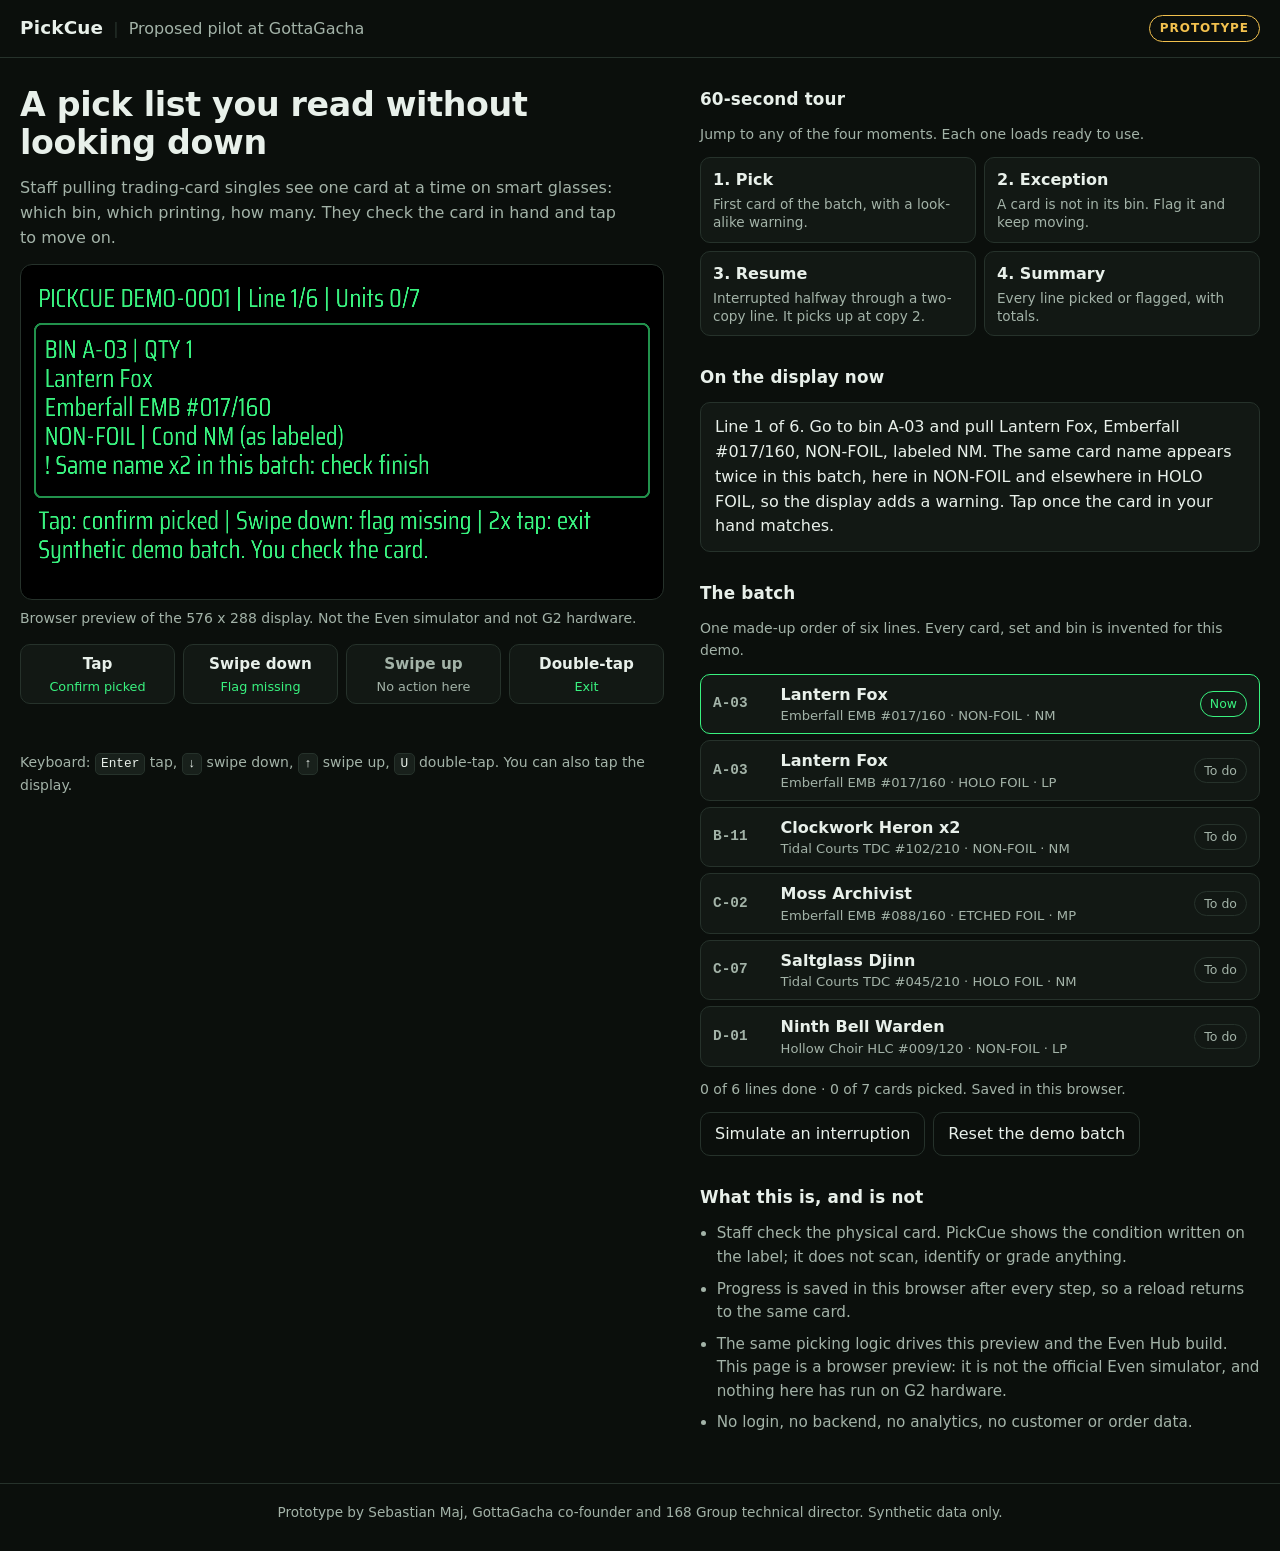
<file: index.html>
<!doctype html>
<html lang="en">
  <head>
    <meta charset="utf-8" />
    <meta name="viewport" content="width=device-width, initial-scale=1, viewport-fit=cover" />
    <meta name="robots" content="noindex, nofollow" />
    <meta name="color-scheme" content="dark" />
    <meta name="theme-color" content="#0b0f0c" />
    <title>PickCue | Proposed pilot at GottaGacha</title>
    <meta
      name="description"
      content="Prototype of a heads-up pick list for trading-card singles. Browser preview with synthetic data."
    />
    <link rel="icon" href="data:," />
    <script type="module" crossorigin src="./assets/index-CrEjvUkd.js"></script>
    <link rel="modulepreload" crossorigin href="./assets/storage-D3jLe-7F.js">
    <link rel="stylesheet" crossorigin href="./assets/index-CLayFkaA.css">
  </head>
  <body>
    <header class="top">
      <p class="brand">
        <strong>PickCue</strong><span class="bar" aria-hidden="true">|</span
        ><span>Proposed pilot at GottaGacha</span>
      </p>
      <span class="badge">Prototype</span>
    </header>

    <main class="layout">
      <section class="stage" aria-labelledby="stage-title">
        <h1 id="stage-title">A pick list you read without looking down</h1>
        <p class="lede">
          Staff pulling trading-card singles see one card at a time on smart glasses: which bin,
          which printing, how many. They check the card in hand and tap to move on.
        </p>

        <div class="hud-wrap">
          <button class="hud-shell" id="hud-shell" type="button" aria-describedby="hud-caption">
            <canvas id="hud" width="1728" height="864"></canvas>
            <span class="hud-off" id="hud-off" hidden>Interrupted (simulated). Session dropped.</span>
          </button>
          <p class="hud-caption" id="hud-caption">
            Browser preview of the 576 x 288 display. Not the Even simulator and not G2 hardware.
          </p>
          <p class="capture-label" id="capture-label" hidden></p>
          <pre class="sr-only" id="hud-text" aria-live="polite"></pre>
        </div>

        <div class="pad" role="group" aria-label="Touchpad gestures">
          <button type="button" data-gesture="tap">
            <span class="g">Tap</span><span class="a" data-action="tap"></span>
          </button>
          <button type="button" data-gesture="swipeDown">
            <span class="g">Swipe down</span><span class="a" data-action="swipeDown"></span>
          </button>
          <button type="button" data-gesture="swipeUp">
            <span class="g">Swipe up</span><span class="a" data-action="swipeUp"></span>
          </button>
          <button type="button" data-gesture="doubleTap">
            <span class="g">Double-tap</span><span class="a" data-action="doubleTap"></span>
          </button>
        </div>
        <p class="input-status" id="input-status" role="status"></p>
        <p class="keys">
          Keyboard: <kbd>Enter</kbd> tap, <kbd>&darr;</kbd> swipe down, <kbd>&uarr;</kbd> swipe up,
          <kbd>U</kbd> double-tap. You can also tap the display.
        </p>
      </section>

      <section class="guide" aria-labelledby="tour-title">
        <h2 id="tour-title">60-second tour</h2>
        <p class="hint">Jump to any of the four moments. Each one loads ready to use.</p>
        <div class="snaps" id="snaps" role="group" aria-label="Walkthrough snapshots"></div>
        <div class="note" id="snap-note" aria-live="polite"></div>

        <h2>On the display now</h2>
        <p class="now" id="now"></p>

        <h2>The batch</h2>
        <p class="hint">
          One made-up order of six lines. Every card, set and bin is invented for this demo.
        </p>
        <ol class="batch" id="batch"></ol>
        <p class="progress" id="progress"></p>

        <div class="tools">
          <button type="button" class="ghost" id="interrupt">Simulate an interruption</button>
          <button type="button" class="ghost" id="reset">Reset the demo batch</button>
          <div class="confirm" id="reset-confirm" hidden>
            <span>Clear all progress on this batch?</span>
            <button type="button" class="danger" id="reset-yes">Yes, clear it</button>
            <button type="button" class="ghost" id="reset-no">Keep it</button>
          </div>
        </div>

        <h2>What this is, and is not</h2>
        <ul class="facts">
          <li>
            Staff check the physical card. PickCue shows the condition written on the label; it does
            not scan, identify or grade anything.
          </li>
          <li>
            Progress is saved in this browser after every step, so a reload returns to the same card.
          </li>
          <li>
            The same picking logic drives this preview and the Even Hub build. This page is a browser
            preview: it is not the official Even simulator, and nothing here has run on G2 hardware.
          </li>
          <li>No login, no backend, no analytics, no customer or order data.</li>
        </ul>
      </section>
    </main>

    <footer class="foot">
      <p>
        Prototype by Sebastian Maj, GottaGacha co-founder and 168 Group technical director.
        Synthetic data only.
      </p>
    </footer>

  </body>
</html>
</file>
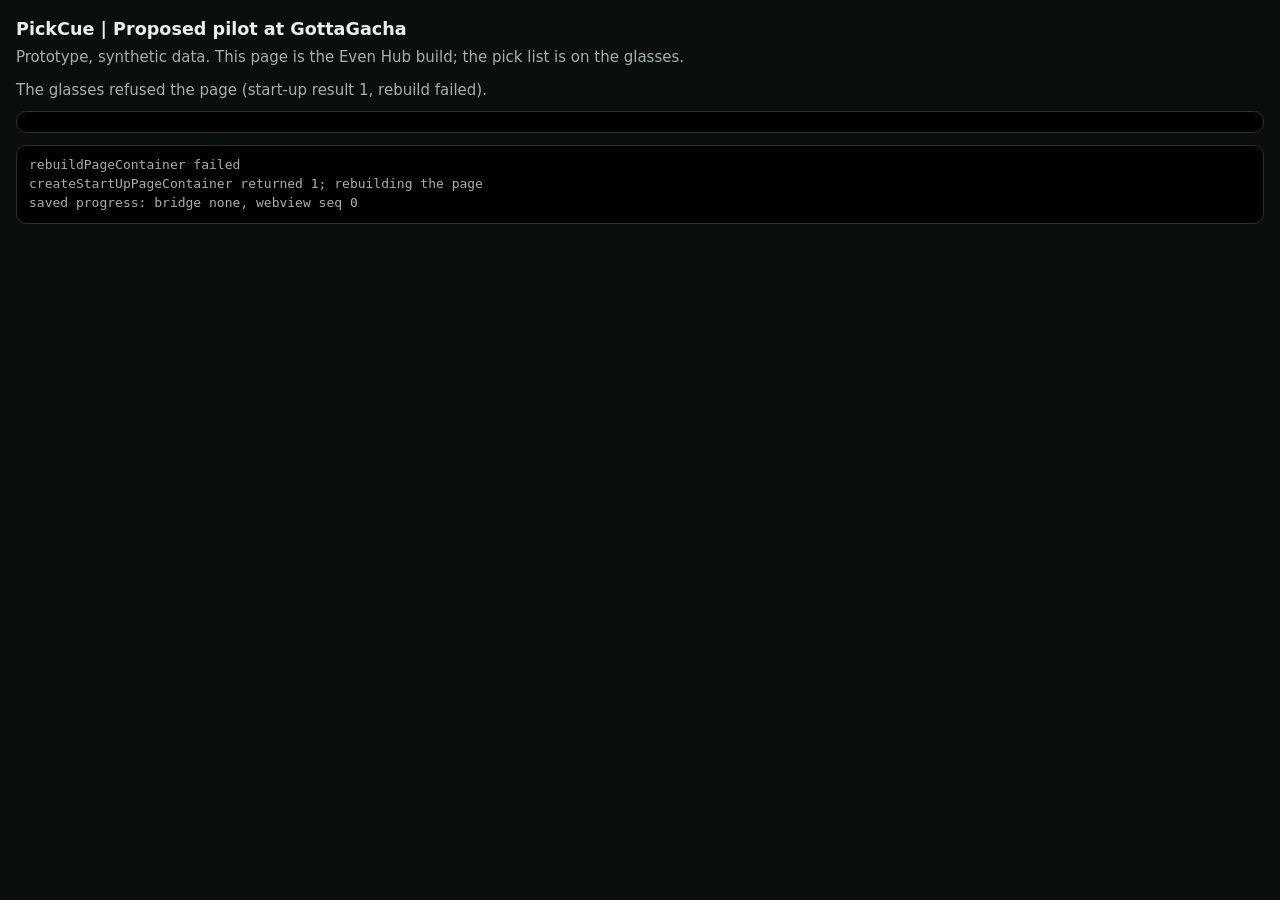
<file: glasses.html>
<!doctype html>
<html lang="en">
  <head>
    <meta charset="utf-8" />
    <meta name="viewport" content="width=device-width, initial-scale=1" />
    <meta name="robots" content="noindex, nofollow" />
    <meta name="color-scheme" content="dark" />
    <title>PickCue (Even Hub build)</title>
    <link rel="icon" href="data:," />
    <style>body{color:#e8f0ea;background:#0b0f0c;margin:0;padding:16px;font:15px/1.5 system-ui,-apple-system,BlinkMacSystemFont,Segoe UI,Roboto,Noto Sans,Ubuntu,Cantarell,Helvetica Neue,Arial,sans-serif}h1{margin:0 0 4px;font-size:1.1rem}p{color:#a3b3a8;margin:0 0 10px}pre{color:#39f27f;white-space:pre-wrap;background:#000;border:1px solid #26322b;border-radius:10px;margin:0 0 12px;padding:10px 12px;font:13px/1.45 ui-monospace,SFMono-Regular,Menlo,Consolas,monospace}#log{color:#a3b3a8}a{color:#39f27f}</style>
    <script type="module" crossorigin src="./assets/glasses-BdlTJv71.js"></script>
    <link rel="modulepreload" crossorigin href="./assets/storage-D3jLe-7F.js">
  </head>
  <body>
    <h1>PickCue | Proposed pilot at GottaGacha</h1>
    <p>Prototype, synthetic data. This page is the Even Hub build; the pick list is on the glasses.</p>
    <p id="status">Waiting for the Even app bridge.</p>
    <pre id="mirror" aria-label="Text currently sent to the glasses"></pre>
    <pre id="log" aria-label="Recent input"></pre>
  </body>
</html>
</file>
<file: assets/index-CLayFkaA.css>
:root{--bg:#0b0f0c;--panel:#121814;--panel-2:#18201b;--line:#26322b;--text:#e8f0ea;--muted:#a3b3a8;--ink:#39f27f;--ink-soft:#39f27f24;--warn:#f2c14e;--danger:#ff8f7a;--radius:12px;--pad-h:76px;--lightningcss-light: ;--lightningcss-dark:initial;color-scheme:dark}*,:before,:after{box-sizing:border-box}html{-webkit-text-size-adjust:100%}body{background:var(--bg);color:var(--text);margin:0;font:16px/1.55 system-ui,-apple-system,BlinkMacSystemFont,Segoe UI,Roboto,Noto Sans,Ubuntu,Cantarell,Helvetica Neue,Arial,sans-serif}h1,h2,h3,p,ol,ul{margin:0}button{font:inherit;color:inherit}:focus-visible{outline:2px solid var(--ink);outline-offset:2px}.sr-only{clip:rect(0 0 0 0);white-space:nowrap;border:0;width:1px;height:1px;margin:-1px;padding:0;position:absolute;overflow:hidden}.top{border-bottom:1px solid var(--line);justify-content:space-between;align-items:center;gap:12px;padding:14px 20px;display:flex}.brand{color:var(--muted);flex-wrap:wrap;align-items:baseline;gap:0 10px;font-size:1rem;display:flex}.brand strong{color:var(--text);letter-spacing:.01em;font-size:1.15rem}.brand .bar{color:var(--line)}.badge{border:1px solid var(--warn);color:var(--warn);letter-spacing:.08em;text-transform:uppercase;border-radius:999px;flex:none;padding:3px 10px;font-size:.75rem;font-weight:600}.layout{grid-template-columns:minmax(0,1.15fr) minmax(0,1fr);align-items:start;gap:36px;max-width:1280px;margin:0 auto;padding:28px 20px 48px;display:grid}.stage{gap:14px;display:grid;position:sticky;top:20px}h1{letter-spacing:-.01em;font-size:clamp(1.5rem,2.6vw,2.1rem);line-height:1.15}.lede{color:var(--muted);max-width:60ch}.hud-wrap{gap:8px;display:grid}.hud-shell{border:1px solid var(--line);border-radius:var(--radius);cursor:pointer;-webkit-tap-highlight-color:transparent;background:#000;width:100%;padding:2%;display:block;position:relative;overflow:hidden}.hud-shell canvas{aspect-ratio:2;width:100%;height:auto;display:block}.hud-off{color:var(--muted);text-align:center;place-items:center;padding:16px;font-size:clamp(.85rem,2.4vw,1.05rem);display:grid;position:absolute;top:0;bottom:0;left:0;right:0}.hud-off[hidden]{display:none}.hud-caption,.keys,.hint,.progress{color:var(--muted);font-size:.875rem}.pad{grid-template-columns:repeat(4,minmax(0,1fr));gap:8px;display:grid}.pad button{border:1px solid var(--line);background:var(--panel);text-align:center;cursor:pointer;touch-action:manipulation;border-radius:10px;gap:2px;min-height:60px;padding:8px 6px;display:grid}.pad button:hover{border-color:var(--ink)}.pad button:active{background:var(--ink-soft)}.pad .g{font-size:.95rem;font-weight:600}.pad .a{color:var(--ink);font-size:.8rem;line-height:1.25}.pad button.idle .a,.pad button.idle .g{color:var(--muted)}.input-status{min-height:1.4em;color:var(--warn);font-size:.875rem}kbd{border:1px solid var(--line);background:var(--panel-2);min-width:1.6em;color:var(--text);text-align:center;border-radius:5px;padding:0 5px;font:.8rem/1.6 ui-monospace,SFMono-Regular,Menlo,Consolas,monospace;display:inline-block}.guide{gap:12px;display:grid}.guide h2{letter-spacing:.01em;margin-top:16px;font-size:1.05rem}.guide h2:first-child{margin-top:0}.snaps{grid-template-columns:repeat(2,minmax(0,1fr));gap:8px;display:grid}.snaps button{border:1px solid var(--line);background:var(--panel);text-align:left;cursor:pointer;touch-action:manipulation;border-radius:10px;gap:2px;padding:10px 12px;display:grid}.snaps button:hover{border-color:var(--ink)}.snaps button[aria-pressed=true]{border-color:var(--ink);background:var(--ink-soft)}.snaps .t{font-weight:600}.snaps .b{color:var(--muted);font-size:.85rem;line-height:1.35}.note{border-left:3px solid var(--ink);background:var(--panel);border-radius:0 10px 10px 0;gap:6px;padding:12px 14px;font-size:.95rem;display:grid}.note[hidden]{display:none}.note h3{letter-spacing:.08em;text-transform:uppercase;color:var(--ink);font-size:.8rem}.now{border:1px solid var(--line);background:var(--panel);border-radius:10px;padding:12px 14px}.batch{gap:6px;padding:0;list-style:none;display:grid}.batch li{border:1px solid var(--line);background:var(--panel);border-radius:10px;grid-template-columns:3.6em minmax(0,1fr) auto;align-items:center;gap:10px;padding:8px 12px;display:grid}.batch .bin{color:var(--muted);font:600 .9rem/1.2 ui-monospace,SFMono-Regular,Menlo,Consolas,monospace}.batch .card{min-width:0;display:grid}.batch .card span{color:var(--muted);overflow-wrap:anywhere;font-size:.82rem;line-height:1.35}.chip{border:1px solid var(--line);color:var(--muted);white-space:nowrap;border-radius:999px;padding:2px 9px;font-size:.78rem}.batch li[data-kind=current]{border-color:var(--ink)}.batch li[data-kind=current] .chip{border-color:var(--ink);color:var(--ink)}.batch li[data-kind=picked] .card strong{color:var(--muted)}.batch li[data-kind=picked] .chip{color:var(--text)}.batch li[data-kind=flagged] .chip{border-color:var(--danger);color:var(--danger)}.tools{flex-wrap:wrap;align-items:center;gap:8px;display:flex}.ghost,.danger{border:1px solid var(--line);cursor:pointer;touch-action:manipulation;background:0 0;border-radius:10px;min-height:44px;padding:8px 14px}.ghost:hover{border-color:var(--ink)}.danger{border-color:var(--danger);color:var(--danger)}.confirm{border:1px solid var(--danger);border-radius:10px;flex-wrap:wrap;align-items:center;gap:8px;width:100%;padding:10px 12px;display:flex}.confirm[hidden]{display:none}.facts{color:var(--muted);gap:8px;padding-left:1.1em;font-size:.95rem;display:grid}.foot{border-top:1px solid var(--line);color:var(--muted);text-align:center;padding:18px 20px 28px;font-size:.85rem}.capture-label{display:none}@media (max-width:860px){.layout{padding:16px 16px calc(var(--pad-h) + 28px + env(safe-area-inset-bottom));grid-template-columns:minmax(0,1fr);gap:20px}.stage{position:static}.hud-wrap{top:env(safe-area-inset-top,0px);z-index:5;background:var(--bg);border-bottom:1px solid var(--line);margin:0 -16px;padding:8px 16px;position:sticky}.hud-caption{font-size:.75rem;line-height:1.3}.pad{z-index:6;padding:8px 10px calc(8px + env(safe-area-inset-bottom));background:var(--bg);border-top:1px solid var(--line);gap:6px;position:fixed;bottom:0;left:0;right:0}.pad button{min-height:var(--pad-h);padding:6px 4px}.pad .g{font-size:.85rem}.pad .a{font-size:.72rem}.keys{display:none}.snaps{grid-template-columns:minmax(0,1fr)}.top{padding:10px 16px}.brand .bar{display:none}h1{font-size:1.35rem}.lede{font-size:.95rem}}body.capture{background:#000;place-items:center;min-height:100vh;display:grid}body.capture .top,body.capture .foot,body.capture .guide,body.capture .pad,body.capture .keys,body.capture .input-status,body.capture h1,body.capture .lede,body.capture .hud-caption{display:none}body.capture .layout{width:100%;max-width:none;margin:0;padding:0;display:block}body.capture .stage,body.capture .hud-wrap{background:0 0;border:0;justify-items:center;gap:0;margin:0;padding:0;display:grid;position:static}body.capture .hud-shell{cursor:default;border:0;border-radius:0;width:min(100vw,200vh,1728px);padding:0}body.capture.labeled .hud-shell{width:min(100vw,200vh - 240px,1728px)}body.capture.labeled .capture-label{color:#cfd8d2;letter-spacing:.02em;text-align:center;margin-top:28px;padding:0 24px;font:500 26px/1.3 system-ui,-apple-system,BlinkMacSystemFont,Segoe UI,Roboto,Noto Sans,Ubuntu,Cantarell,Helvetica Neue,Arial,sans-serif;display:block}@media (prefers-reduced-motion:no-preference){.pad button,.snaps button,.ghost{transition:border-color .12s,background-color .12s}}@font-face{font-family:Saira Condensed;font-style:normal;font-display:swap;font-weight:400;src:url(./saira-condensed-latin-400-normal-BrqFk_DA.woff2)format("woff2"),url(./saira-condensed-latin-400-normal-D8gW8UZN.woff)format("woff")}
</file>
